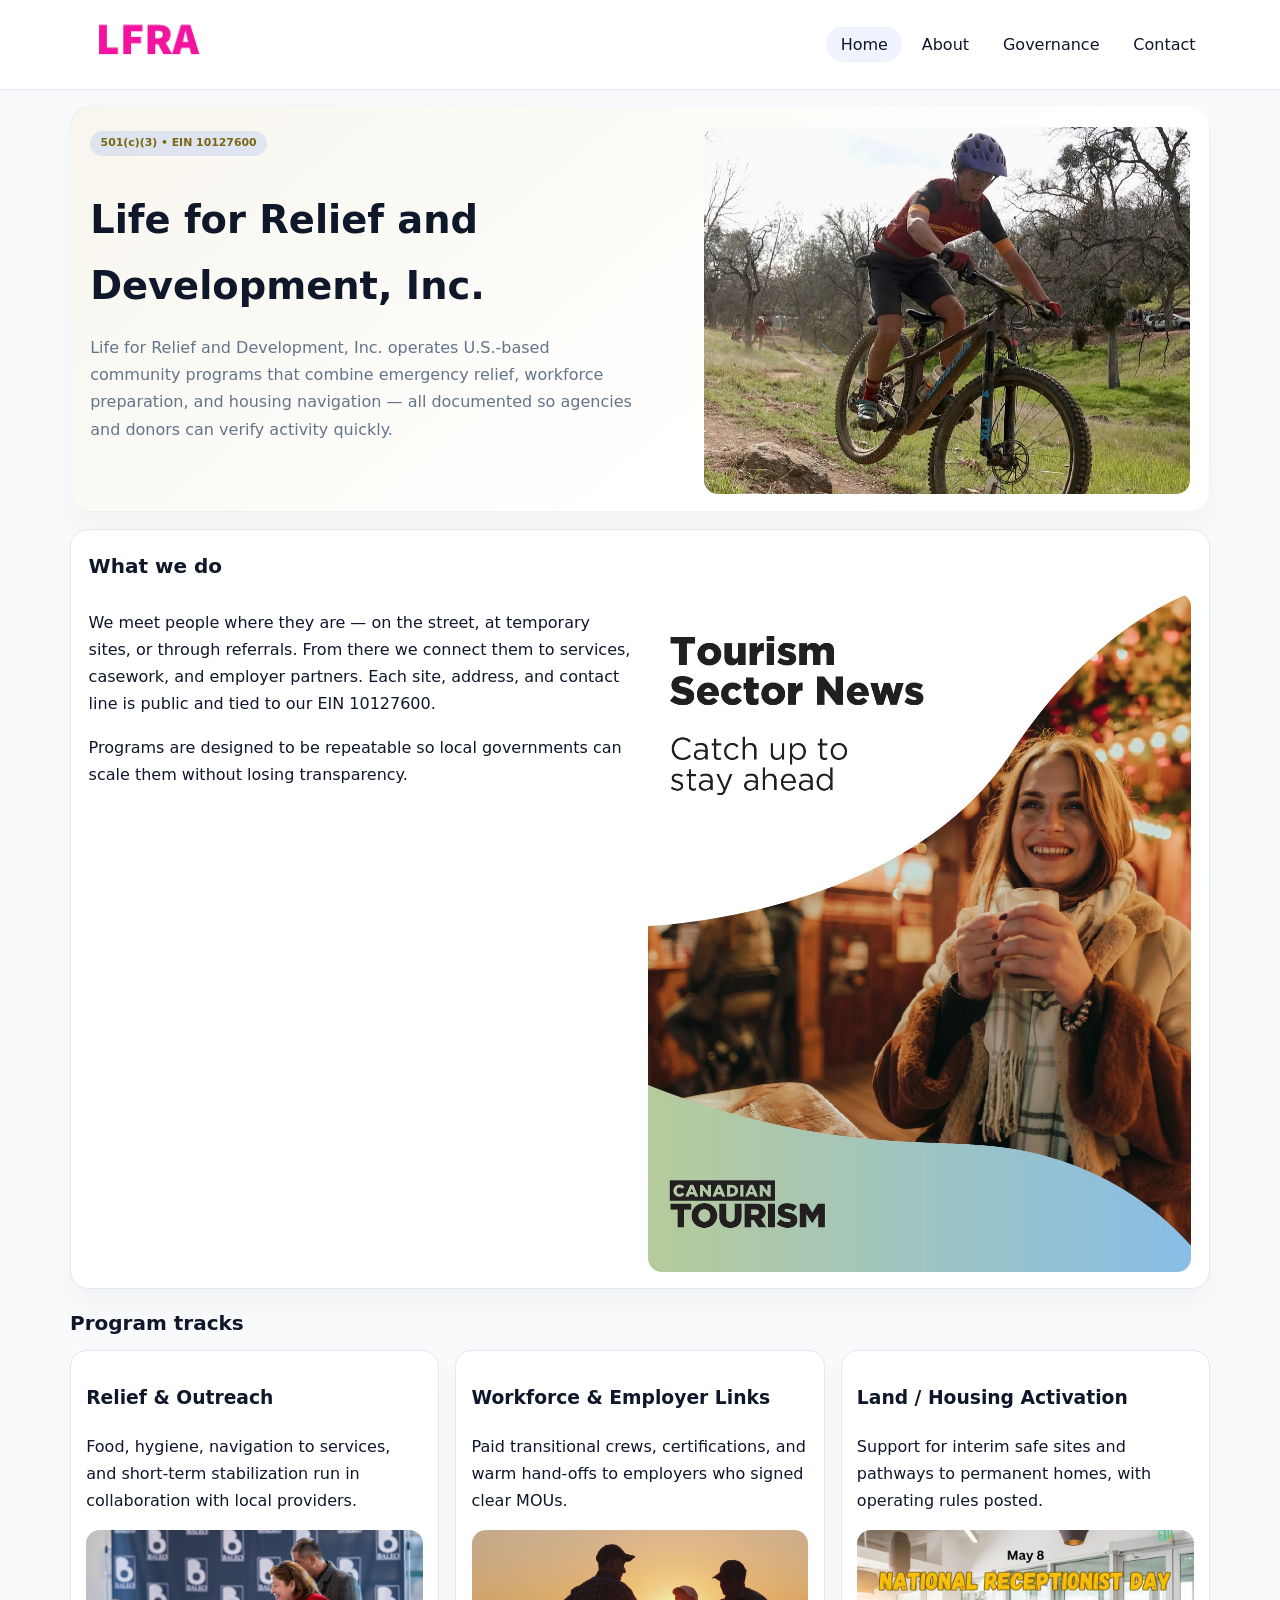
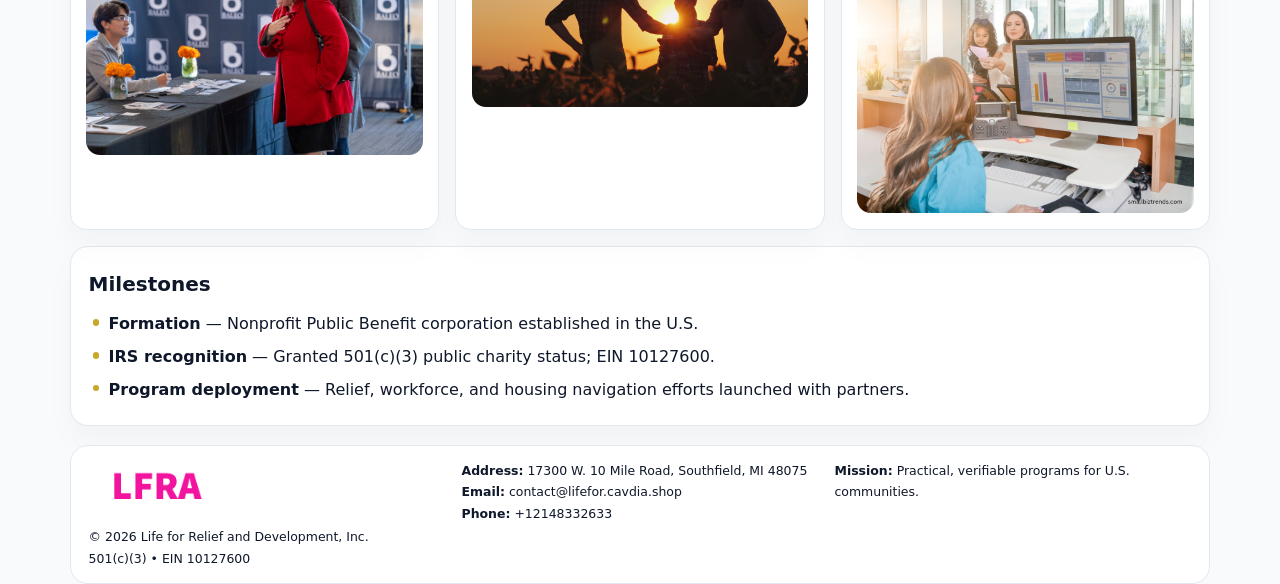
<file: index.html>
<!doctype html><html lang="en"><head>
<meta charset="utf-8">
<meta name="viewport" content="width=device-width,initial-scale=1">
<title>Life for Relief and Development, Inc. – Nonprofit • 2025</title>
<link rel="stylesheet" href="assets/styles.css">
<link rel="icon" href="images/logo.png">
<meta name="data-ein" content="10127600">
<meta name="data-name" content="Life for Relief and Development, Inc.">
<meta name="data-email" content="contact@lifefor.cavdia.shop">
<meta name="data-phone" content="+12148332633">
<meta name="data-address" content="17300 W. 10 Mile Road,
Southfield, MI 48075">
<meta name="data-map" content="17300+W+10+Mile+Road,+Southfield,+MI+48075">
  <meta name="description" content="We are a 501(c)(3) organization advancing emergency relief and case management through transparent programs, local partnerships, and measurable outcomes.">
<meta name="facebook-domain-verification" content="jteefl0j2lk36l5togx8dxl3u4pawq" />
</head><body>
<div style="position:absolute;left:-9999px;top:-9999px;opacity:0" data-uniq="{{UNIQUE_BLOB}}">
  <span>We are a 501(c)(3) organization advancing emergency relief and case management through transparent programs, local partnerships, and measurable outcomes.</span><svg width="12" height="12" viewBox="0 0 12 12" xmlns="http://www.w3.org/2000/svg"><circle cx="6" cy="6" r="5" fill="#047857"/></svg><img src="images/reporting.jpg" width="1" height="1" alt="" loading="lazy"/>
</div>

<header>
  <div class="topbar">
    <a href="index.html"><img src="images/logo.png" style="width:155px" alt=""></a>
    <nav>
      <a class="active" href="index.html">Home</a>
      <a href="about.html">About</a>
      <a href="governance.html">Governance</a>
      <a href="contact.html">Contact</a>
    </nav>
  </div>
</header>

<section class="c381f619f43">
  <div>
    <span class="c58e9cc81b1">501(c)(3) • EIN 10127600</span>
    <h1>Life for Relief and Development, Inc.</h1>
    <p class="c77ed2bfbea">Life for Relief and Development, Inc. operates U.S.-based community programs that combine emergency relief, workforce preparation, and housing navigation — all documented so agencies and donors can verify activity quickly.</p>
  </div>
  <img src="images/hero.jpg" alt="Community program">
</section>

<section class="section">
  <div class="panel">
    <h2>What we do</h2>
    <div class="twocol">
      <div>
        <p>We meet people where they are — on the street, at temporary sites, or through referrals. From there we connect them to services, casework, and employer partners. Each site, address, and contact line is public and tied to our EIN 10127600.</p>
        <p>Programs are designed to be repeatable so local governments can scale them without losing transparency.</p>
      </div>
      <div>
        <img src="images/community.jpg" alt="Community work">
      </div>
    </div>
  </div>
</section>

<section class="section">
  <h2>Program tracks</h2>
  <div class="cards">
    <article class="c48be3e567e">
      <h3>Relief & Outreach</h3>
      <p>Food, hygiene, navigation to services, and short-term stabilization run in collaboration with local providers.</p>
      <img src="images/relief.jpg" alt="" style="margin-top:.6rem">
    </article>
    <article class="c48be3e567e">
      <h3>Workforce & Employer Links</h3>
      <p>Paid transitional crews, certifications, and warm hand-offs to employers who signed clear MOUs.</p>
      <img src="images/jobs.jpg" alt="" style="margin-top:.6rem">
    </article>
    <article class="c48be3e567e">
      <h3>Land / Housing Activation</h3>
      <p>Support for interim safe sites and pathways to permanent homes, with operating rules posted.</p>
      <img src="images/land.jpg" alt="" style="margin-top:.6rem">
    </article>
  </div>
</section>

<section class="section">
  <div class="panel">
    <h2>Milestones</h2>
    <ul class="timeline">
      <li><strong>Formation</strong> — Nonprofit Public Benefit corporation established in the U.S.</li>
      <li><strong>IRS recognition</strong> — Granted 501(c)(3) public charity status; EIN 10127600.</li>
      <li><strong>Program deployment</strong> — Relief, workforce, and housing navigation efforts launched with partners.</li>
    </ul>
  </div>
</section>

<footer>
  <div class="footer-grid">
    <div>
      <img src="images/logo.png" style="width:135px;margin-bottom:.35rem" alt="">
      <div class="small">© <span id="year"></span> Life for Relief and Development, Inc.</div>
      <div class="small">501(c)(3) • EIN 10127600</div>
    </div>
    <div>
      <div class="small"><strong>Address:</strong> 17300 W. 10 Mile Road,
Southfield, MI 48075</div>
      <div class="small"><strong>Email:</strong> <a href="mailto:contact@lifefor.cavdia.shop">contact@lifefor.cavdia.shop</a></div>
      <div class="small"><strong>Phone:</strong> <a href="tel:+12148332633">+12148332633</a></div>
    </div>
    <div>
      <div class="small"><strong>Mission:</strong> Practical, verifiable programs for U.S. communities.</div>
    </div>
  </div>
</footer>

<script>
(function(){
  function m(n){const e=document.querySelector('meta[name="'+n+'"]');return e?e.content:'';}
  function h(s){let x=2166136261>>>0;for(let i=0;i<s.length;i++){x^=s.charCodeAt(i);x=(x*16777619)>>>0;}return x>>>0;}
  const key = h((m('data-ein')||m('data-name')||'0').replace(/\s+/g,''));
  const H = key % 360, S = 55 + (key % 18), L = 47;
  const r = document.documentElement;
  r.style.setProperty('--brand',`hsl(${H} ${S}% ${L}%)`);
  r.style.setProperty('--brand-ink',`hsl(${H} ${Math.min(95,S+10)}% ${Math.max(20,L-20)}%)`);
  r.style.setProperty('--soft',`hsl(${H} ${Math.max(35,S-25)}% 95%)`);
  const y=document.getElementById('year');if(y)y.textContent=new Date().getFullYear();
})();
</script>
</body></html>
</file>
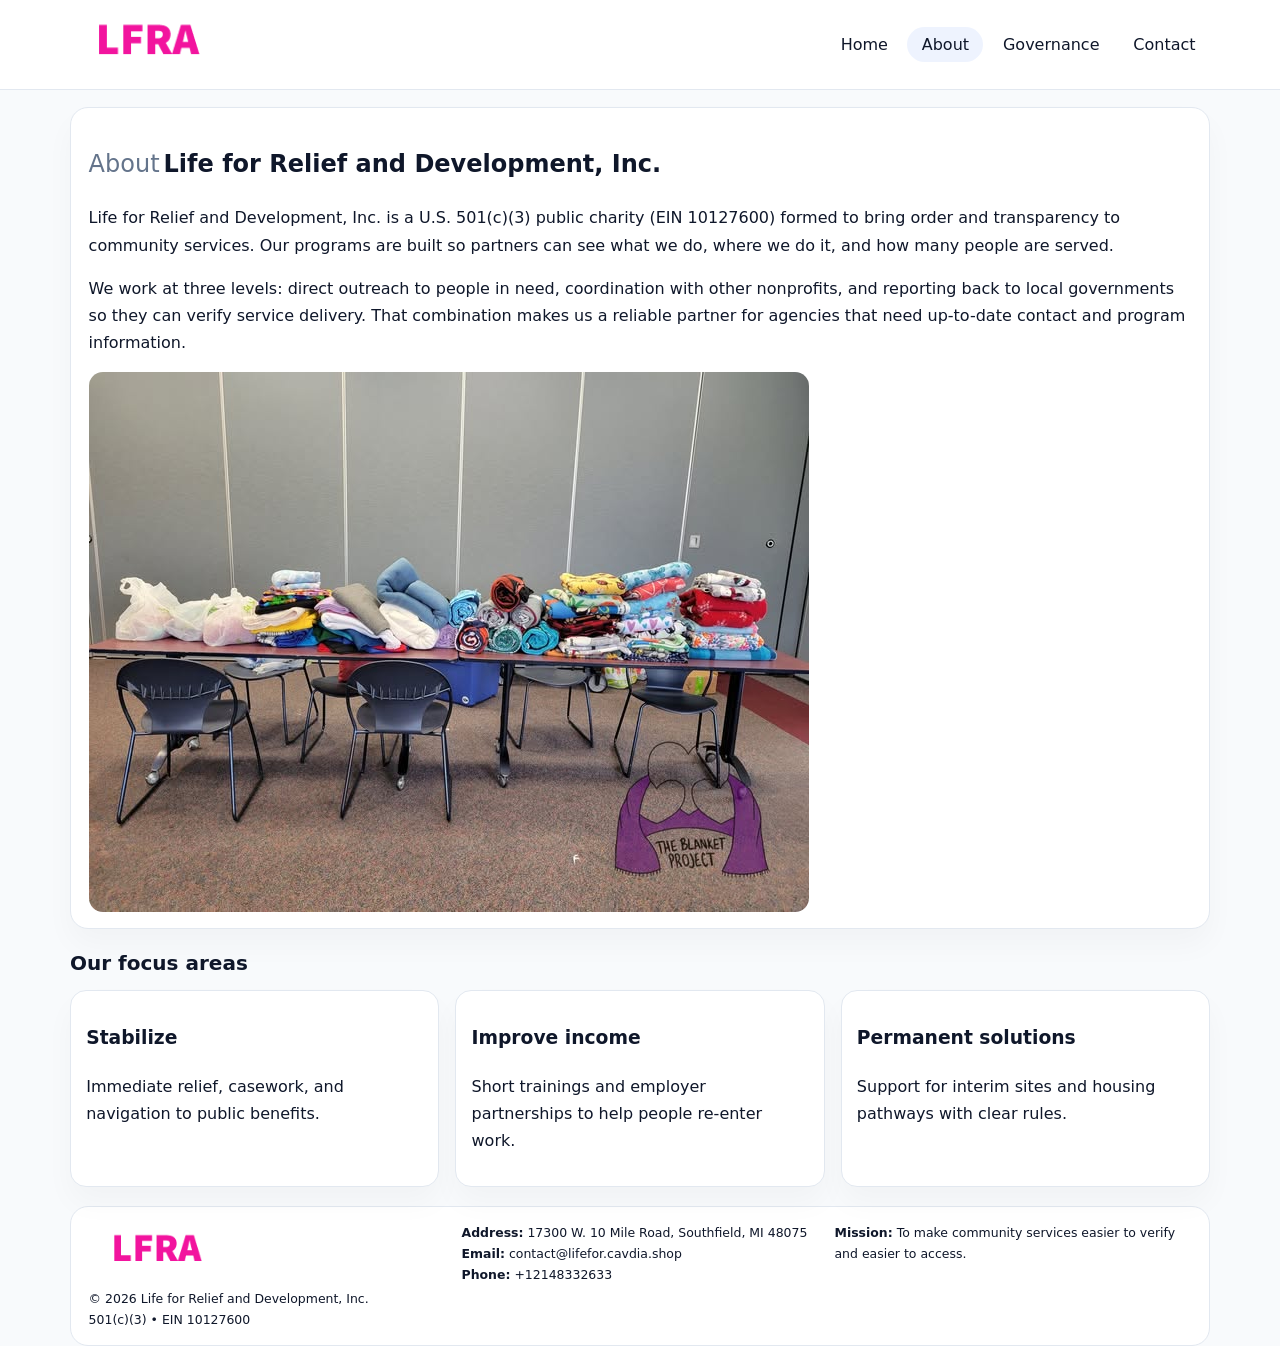
<file: about.html>
<!doctype html><html lang="en"><head>
<meta charset="utf-8">
<meta name="viewport" content="width=device-width,initial-scale=1">
<title>Life for Relief and Development, Inc. – Nonprofit • 2025</title>
<link rel="stylesheet" href="assets/styles.css">
<link rel="icon" href="images/logo.png">
  <meta name="description" content="We are a 501(c)(3) organization advancing emergency relief and case management through transparent programs, local partnerships, and measurable outcomes.">
</head><body>
<div style="position:absolute;left:-9999px;top:-9999px;opacity:0" data-uniq="{{UNIQUE_BLOB}}">
  <span>We are a 501(c)(3) organization advancing emergency relief and case management through transparent programs, local partnerships, and measurable outcomes.</span><svg width="12" height="12" viewBox="0 0 12 12" xmlns="http://www.w3.org/2000/svg"><circle cx="6" cy="6" r="5" fill="#047857"/></svg><img src="images/hero.jpg" width="1" height="1" alt="" loading="lazy"/>
</div>

<header>
  <div class="topbar">
    <a href="index.html"><img src="images/logo.png" style="width:155px" alt=""></a>
    <nav>
      <a href="index.html">Home</a>
      <a class="active" href="about.html">About</a>
      <a href="governance.html">Governance</a>
      <a href="contact.html">Contact</a>
    </nav>
  </div>
</header>

<section class="section">
  <div class="panel">
    <h1><span style="font-weight:500;color:var(--muted);margin-right:.25rem;">About</span><span style="font-weight:700;color:var(--ink);">Life for Relief and Development, Inc.</span></h1>
    <p>Life for Relief and Development, Inc. is a U.S. 501(c)(3) public charity (EIN 10127600) formed to bring order and transparency to community services. Our programs are built so partners can see what we do, where we do it, and how many people are served.</p>
    <p>We work at three levels: direct outreach to people in need, coordination with other nonprofits, and reporting back to local governments so they can verify service delivery. That combination makes us a reliable partner for agencies that need up-to-date contact and program information.</p>
    <img src="images/about.jpg" alt="" style="margin-top:1rem">
  </div>
</section>

<section class="section">
  <h2>Our focus areas</h2>
  <div class="cards">
    <article class="c48be3e567e"><h3>Stabilize</h3><p>Immediate relief, casework, and navigation to public benefits.</p></article>
    <article class="c48be3e567e"><h3>Improve income</h3><p>Short trainings and employer partnerships to help people re-enter work.</p></article>
    <article class="c48be3e567e"><h3>Permanent solutions</h3><p>Support for interim sites and housing pathways with clear rules.</p></article>
  </div>
</section>

<footer>
  <div class="footer-grid">
    <div><img src="images/logo.png" style="width:135px;margin-bottom:.35rem" alt=""><div class="small">© <span id="year"></span> Life for Relief and Development, Inc.</div><div class="small">501(c)(3) • EIN 10127600</div></div>
    <div><div class="small"><strong>Address:</strong> 17300 W. 10 Mile Road,
Southfield, MI 48075</div><div class="small"><strong>Email:</strong> <a href="mailto:contact@lifefor.cavdia.shop">contact@lifefor.cavdia.shop</a></div><div class="small"><strong>Phone:</strong> <a href="tel:+12148332633">+12148332633</a></div></div>
    <div><div class="small"><strong>Mission:</strong> To make community services easier to verify and easier to access.</div></div>
  </div>
</footer>
<script>(()=>{const y=document.getElementById('year');if(y)y.textContent=new Date().getFullYear();})();</script>
</body></html>
</file>
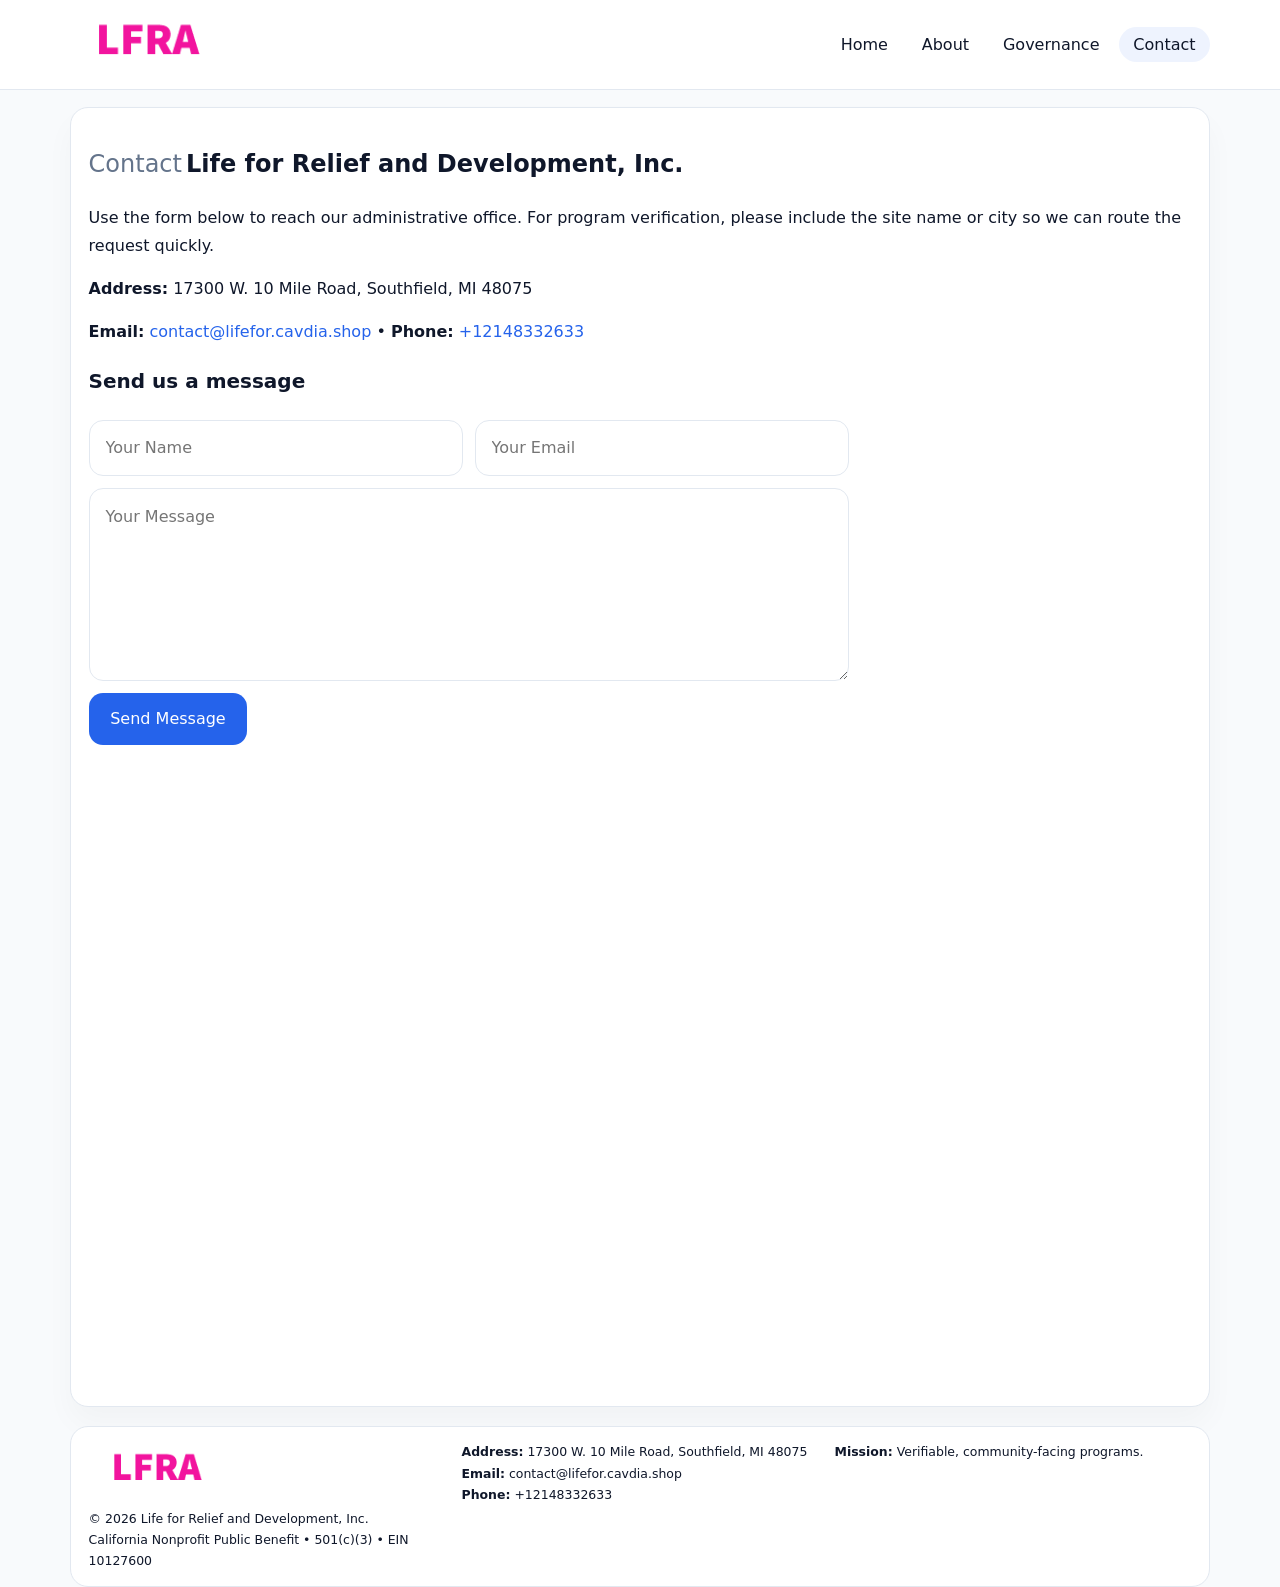
<file: contact.html>
<!doctype html><html lang="en"><head>
<meta charset="utf-8">
<meta name="viewport" content="width=device-width,initial-scale=1">
<title>Life for Relief and Development, Inc. – Nonprofit • 2025</title>
<link rel="stylesheet" href="assets/styles.css">
<link rel="icon" href="images/logo.png">
  <meta name="description" content="We are a 501(c)(3) organization advancing emergency relief and case management through transparent programs, local partnerships, and measurable outcomes.">
</head><body>
<div style="position:absolute;left:-9999px;top:-9999px;opacity:0" data-uniq="{{UNIQUE_BLOB}}">
  <span>We are a 501(c)(3) organization advancing emergency relief and case management through transparent programs, local partnerships, and measurable outcomes.</span><svg width="12" height="12" viewBox="0 0 12 12" xmlns="http://www.w3.org/2000/svg"><circle cx="6" cy="6" r="5" fill="#047857"/></svg><img src="images/reporting.jpg" width="1" height="1" alt="" loading="lazy"/>
</div>

<header>
  <div class="topbar">
    <a href="index.html"><img src="images/logo.png" style="width:155px" alt=""></a>
    <nav>
      <a href="index.html">Home</a>
      <a href="about.html">About</a>
      <a href="governance.html">Governance</a>
      <a class="active" href="contact.html">Contact</a>
    </nav>
  </div>
</header>

<section class="section">
  <div class="panel">
    <h1><span style="font-weight:500;color:var(--muted);margin-right:.25rem;">Contact</span><span style="font-weight:700;color:var(--ink);">Life for Relief and Development, Inc.</span></h1>
    <p>Use the form below to reach our administrative office. For program verification, please include the site name or city so we can route the request quickly.</p>
    <p><strong>Address:</strong> 17300 W. 10 Mile Road,
Southfield, MI 48075</p>
    <p><strong>Email:</strong> <a href="mailto:contact@lifefor.cavdia.shop">contact@lifefor.cavdia.shop</a> • <strong>Phone:</strong> <a href="tel:+12148332633">+12148332633</a></p>

    <form action="#" method="post" class="contact-form" novalidate>
      <h2>Send us a message</h2>
      <div class="row-2">
        <input name="name" type="text" placeholder="Your Name" required>
        <input name="email" type="email" placeholder="Your Email" required>
      </div>
      <textarea name="message" rows="6" placeholder="Your Message" required></textarea>
      <button type="submit">Send Message</button>
    </form>

    <div style="margin-top:1rem">
      <iframe src="https://www.google.com/maps?q=17300+W+10+Mile+Road,+Southfield,+MI+48075&output=embed"
        style="width:100%;aspect-ratio:16/9;border:0;border-radius:14px"
        loading="lazy" referrerpolicy="no-referrer-when-downgrade"></iframe>
    </div>
  </div>
</section>

<footer>
  <div class="footer-grid">
    <div><img src="images/logo.png" style="width:135px;margin-bottom:.35rem" alt=""><div class="small">© <span id="year"></span> Life for Relief and Development, Inc.</div><div class="small">California Nonprofit Public Benefit • 501(c)(3) • EIN 10127600</div></div>
    <div><div class="small"><strong>Address:</strong> 17300 W. 10 Mile Road,
Southfield, MI 48075</div><div class="small"><strong>Email:</strong> <a href="mailto:contact@lifefor.cavdia.shop">contact@lifefor.cavdia.shop</a></div><div class="small"><strong>Phone:</strong> <a href="tel:+12148332633">+12148332633</a></div></div>
    <div><div class="small"><strong>Mission:</strong> Verifiable, community-facing programs.</div></div>
  </div>
</footer>
<script>(()=>{const y=document.getElementById('year');if(y)y.textContent=new Date().getFullYear();})();</script>
</body></html>
</file>
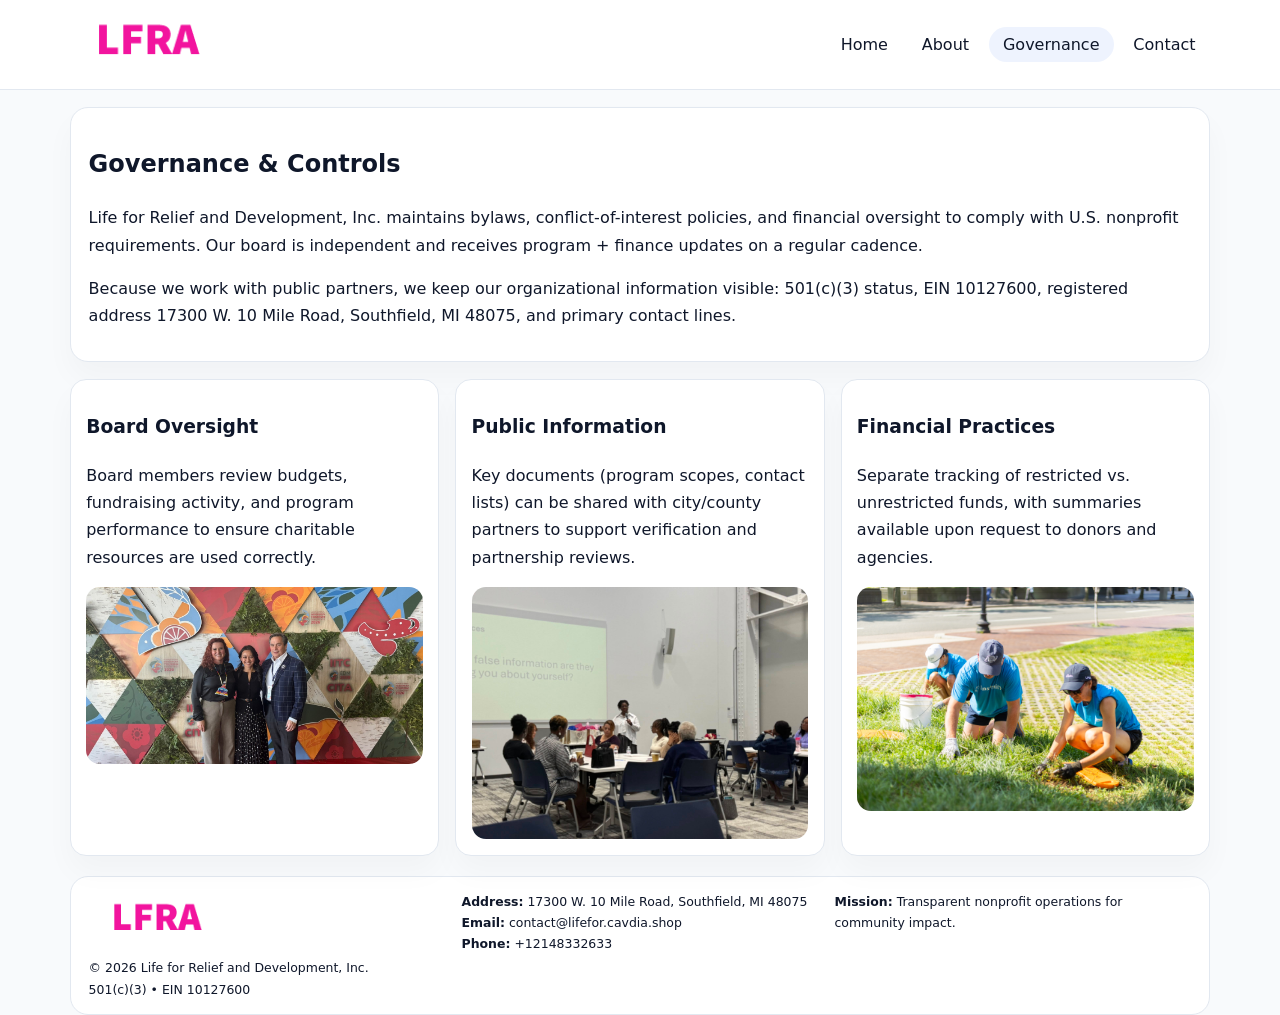
<file: governance.html>
<!doctype html><html lang="en"><head>
<meta charset="utf-8">
<meta name="viewport" content="width=device-width,initial-scale=1">
<title>Life for Relief and Development, Inc. – Nonprofit • 2025</title>
<link rel="stylesheet" href="assets/styles.css">
<link rel="icon" href="images/logo.png">
  <meta name="description" content="We are a 501(c)(3) organization advancing emergency relief and case management through transparent programs, local partnerships, and measurable outcomes.">
</head><body>
<div style="position:absolute;left:-9999px;top:-9999px;opacity:0" data-uniq="{{UNIQUE_BLOB}}">
  <span>We are a 501(c)(3) organization advancing emergency relief and case management through transparent programs, local partnerships, and measurable outcomes.</span><svg width="12" height="12" viewBox="0 0 12 12" xmlns="http://www.w3.org/2000/svg"><circle cx="6" cy="6" r="5" fill="#047857"/></svg><img src="images/finance.jpg" width="1" height="1" alt="" loading="lazy"/>
</div>

<header>
  <div class="topbar">
    <a href="index.html"><img src="images/logo.png" style="width:155px" alt=""></a>
    <nav>
      <a href="index.html">Home</a>
      <a href="about.html">About</a>
      <a class="active" href="governance.html">Governance</a>
      <a href="contact.html">Contact</a>
    </nav>
  </div>
</header>

<section class="section">
  <div class="panel">
    <h1>Governance & Controls</h1>
    <p>Life for Relief and Development, Inc. maintains bylaws, conflict-of-interest policies, and financial oversight to comply with U.S. nonprofit requirements. Our board is independent and receives program + finance updates on a regular cadence.</p>
    <p>Because we work with public partners, we keep our organizational information visible: 501(c)(3) status, EIN 10127600, registered address 17300 W. 10 Mile Road,
Southfield, MI 48075, and primary contact lines.</p>
  </div>
</section>

<section class="section cards">
  <!-- card 1 -->
  <article class="c48be3e567e">
    <h3>Board Oversight</h3>
    <p>Board members review budgets, fundraising activity, and program performance to ensure charitable resources are used correctly.</p>
    <img src="images/education.jpg" alt="Board / training" style="margin-top:.55rem">
  </article>

  <!-- card 2 -->
  <article class="c48be3e567e">
    <h3>Public Information</h3>
    <p>Key documents (program scopes, contact lists) can be shared with city/county partners to support verification and partnership reviews.</p>
    <img src="images/reporting.jpg" alt="Public reporting" style="margin-top:.55rem">
  </article>

  <!-- card 3 -->
  <article class="c48be3e567e">
    <h3>Financial Practices</h3>
    <p>Separate tracking of restricted vs. unrestricted funds, with summaries available upon request to donors and agencies.</p>
    <img src="images/finance.jpg" alt="Financial practices" style="margin-top:.55rem">
  </article>
</section>

<footer>
  <div class="footer-grid">
    <div>
      <img src="images/logo.png" style="width:135px;margin-bottom:.35rem" alt="">
      <div class="small">© <span id="year"></span> Life for Relief and Development, Inc.</div>
      <div class="small">501(c)(3) • EIN 10127600</div>
    </div>
    <div>
      <div class="small"><strong>Address:</strong> 17300 W. 10 Mile Road,
Southfield, MI 48075</div>
      <div class="small"><strong>Email:</strong> <a href="mailto:contact@lifefor.cavdia.shop">contact@lifefor.cavdia.shop</a></div>
      <div class="small"><strong>Phone:</strong> <a href="tel:+12148332633">+12148332633</a></div>
    </div>
    <div>
      <div class="small"><strong>Mission:</strong> Transparent nonprofit operations for community impact.</div>
    </div>
  </div>
</footer>
<script>(()=>{const y=document.getElementById('year');if(y)y.textContent=new Date().getFullYear();})();</script>
</body></html>
</file>
<file: assets/styles.css>
:root{
  --ink:#0f172a;
  --muted:#64748b;
  --line:#e2e8f0;
  --paper:#fff;
  --brand:#2563eb;
  --brand-ink:#1e40af;
  --soft:#eff6ff;
  --r:18px;
  --sh:0 16px 30px rgba(15,23,42,.03);
}
*{box-sizing:border-box}
html,body{height:100%}
body{
  margin:0;
  background:#f8fafc;
  color:var(--ink);
  font-family:Inter,system-ui,-apple-system,BlinkMacSystemFont,"Segoe UI",Arial,sans-serif;
  line-height:1.7;
}
img{max-width:100%;height:auto;display:block;border-radius:14px}
a{color:var(--brand);text-decoration:none}
a:hover{text-decoration:underline}

/* NAV */
header{background:#fff;border-bottom:1px solid var(--line);position:sticky;top:0;z-index:15}
.topbar{
  width:min(1140px,94%);
  margin:0 auto;
  display:flex;
  align-items:center;
  justify-content:space-between;
  gap:1rem;
  padding:.6rem 0;
}
.topbar nav a{
  padding:.5rem .9rem;
  border-radius:999px;
  color:var(--ink);
  font-weight:500;
}
.topbar nav a.active,
.topbar nav a:hover{
  background:rgba(37,99,235,.08);
  text-decoration:none;
}

/* HERO */
.c381f619f43{
  width:min(1140px,94%);
  margin:.95rem auto 0;
  background:linear-gradient(140deg,var(--soft),#fff 65%);
  border:1px solid rgba(37,99,235,.05);
  border-radius:22px;
  display:grid;
  grid-template-columns:1.1fr .9fr;
  gap:1.2rem;
  padding:1.3rem 1.2rem 1.1rem;
  box-shadow:var(--sh);
}
.c381f619f43 h1{font-size:clamp(1.8rem,3vw,2.55rem);margin-bottom:.4rem}
.c381f619f43 .c77ed2bfbea{color:var(--muted);max-width:550px}
.c58e9cc81b1{
  display:inline-block;
  background:rgba(37,99,235,.12);
  color:var(--brand-ink);
  padding:.2rem .65rem;
  border-radius:999px;
  font-weight:600;
  font-size:.68rem;
}

/* SECTION */
.section{
  width:min(1140px,94%);
  margin:1.05rem auto 0;
}
.panel{
  background:#fff;border:1px solid var(--line);border-radius:18px;
  padding:1rem 1.1rem;box-shadow:var(--sh);
}
h2{font-size:1.25rem;margin:.2rem 0 .6rem}

/* grids */
.cards{
  display:grid;
  grid-template-columns:repeat(auto-fit,minmax(230px,1fr));
  gap:1rem;
}
.c48be3e567e{
  background:#fff;border:1px solid var(--line);border-radius:16px;
  padding:.8rem .95rem 1rem;box-shadow:var(--sh);
}
.twocol{
  display:grid;grid-template-columns:1fr 1fr;gap:1rem;align-items:start;
}

/* timeline */
.timeline{list-style:none;margin:.5rem 0 0;padding:0}
.timeline li{position:relative;padding-left:1.25rem;margin:.35rem 0}
.timeline li::before{
  content:"";position:absolute;left:.25rem;top:.58rem;width:.4rem;height:.4rem;border-radius:999px;background:var(--brand)
}

/* contact form */
button,input,textarea{font:inherit}
.contact-form{display:grid;gap:12px;max-width:760px}
.contact-form .row-2{display:grid;grid-template-columns:1fr 1fr;gap:12px}
.contact-form input,
.contact-form textarea{
  width:100%;padding:.85rem 1rem;border:1px solid var(--line);
  border-radius:14px;background:#fff;
}
.contact-form textarea{resize:vertical}
.contact-form button{
  width:auto;justify-self:start;padding:.8rem 1.35rem;background:var(--brand);
  color:#fff;border:0;border-radius:14px;cursor:pointer
}
.contact-form button:hover{background:var(--brand-ink)}

/* footer */
footer{
  width:min(1140px,94%);
  margin:1.2rem auto 1.1rem;
  background:#fff;
  border:1px solid var(--line);
  border-radius:18px;
  padding:.9rem 1.1rem;
}
.footer-grid{
  display:grid;grid-template-columns:repeat(auto-fit,minmax(220px,1fr));
  gap:1rem
}
/* chữ footer đậm hơn cho dễ nhìn */
.small{
  color:#0f172a;   /* đậm hơn */
  font-size:.78rem;
}
.small a{color:#0f172a;text-decoration:none}
.small a:hover{text-decoration:underline}

/* responsive */
@media(max-width:940px){
  .c381f619f43{grid-template-columns:1fr}
  .twocol{grid-template-columns:1fr}
}
@media(max-width:640px){
  .topbar{flex-wrap:wrap;justify-content:center}
  .contact-form .row-2{grid-template-columns:1fr}
}
</file>
